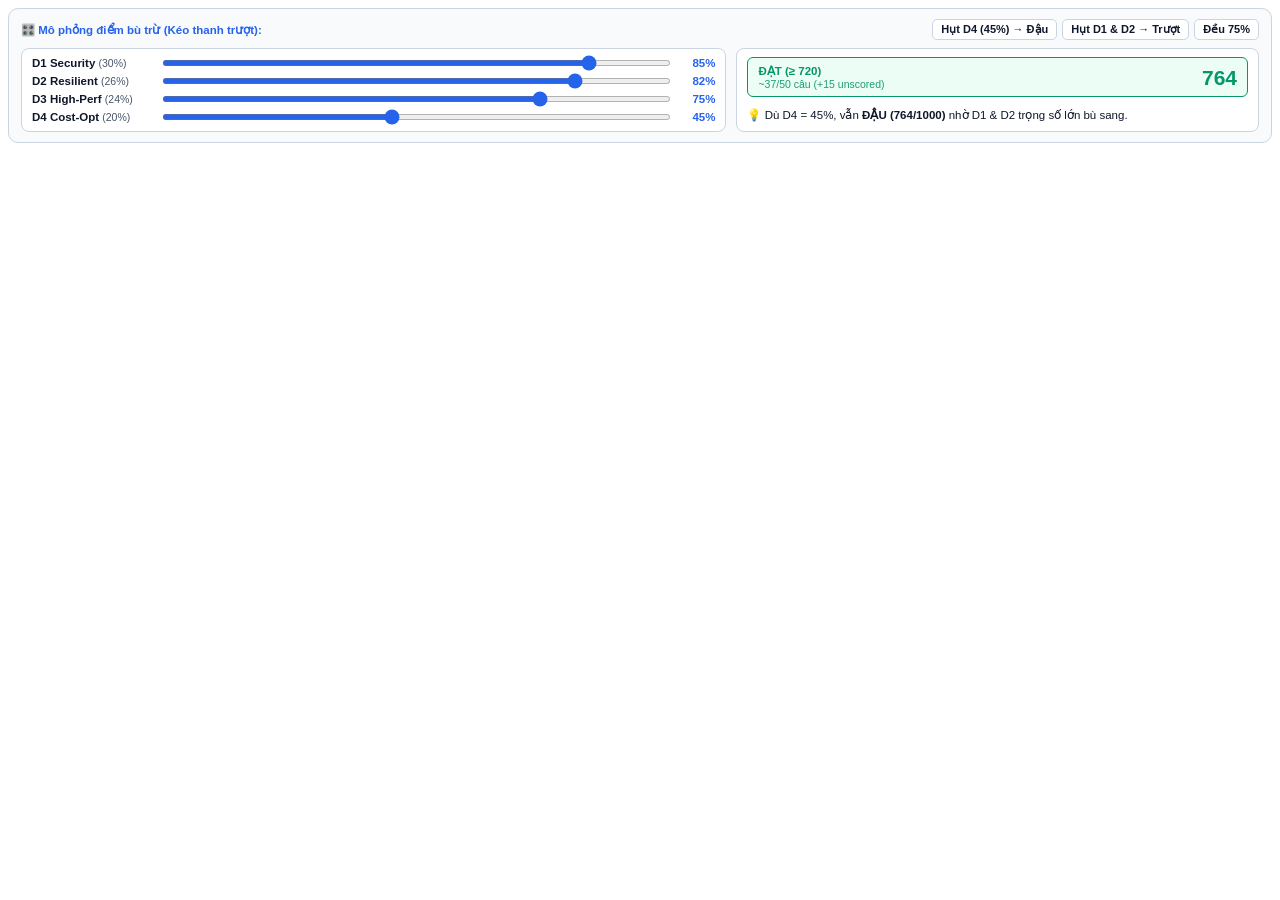
<file: widgets/learning/aws-saa-c03/01-compensatory-scoring.html>
﻿<!DOCTYPE html>
<html lang="vi">
<head>
  <link rel="stylesheet" href="../../../shared/notion-theme.css" />
  <script src="../../../shared/notion-widget.js"></script>
  <meta charset="UTF-8" />
  <meta name="viewport" content="width=device-width, initial-scale=1.0" />
  <title>Mô phỏng Chấm điểm Bù trừ (Compensatory Scoring) SAA-C03</title>
  <style>
    :root {
      --w-bg: #ffffff;
      --w-surface: #f8fafc;
      --w-border: #cbd5e1;
      --w-text: #0f172a;
      --w-muted: #475569;
      --w-accent: #2563eb;
      --w-pass: #059669;
      --w-pass-bg: #ecfdf5;
      --w-fail: #dc2626;
      --w-fail-bg: #fef2f2;
    }
    @media (prefers-color-scheme: dark) {
      :root {
        --w-bg: #191919;
        --w-surface: #222222;
        --w-border: #383838;
        --w-text: #f1f5f9;
        --w-muted: #94a3b8;
        --w-accent: #60a5fa;
        --w-pass: #34d399;
        --w-pass-bg: rgba(16, 185, 129, 0.16);
        --w-fail: #f87171;
        --w-fail-bg: rgba(239, 68, 68, 0.16);
      }
    }
    * { box-sizing: border-box; margin: 0; padding: 0; }
    html, body {
      font-family: -apple-system, BlinkMacSystemFont, "Segoe UI", Roboto, sans-serif;
      background: var(--w-bg);
      color: var(--w-text);
      padding: 4px;
    }
    .sim-card {
      border: 1px solid var(--w-border);
      border-radius: 10px;
      background: var(--w-surface);
      padding: 10px 12px;
    }
    .top-bar {
      display: flex;
      justify-content: space-between;
      align-items: center;
      flex-wrap: wrap;
      gap: 6px;
      margin-bottom: 8px;
    }
    .eyebrow {
      font-size: 11.5px;
      font-weight: 700;
      color: var(--w-accent);
    }
    .presets {
      display: flex;
      flex-wrap: wrap;
      gap: 5px;
    }
    .preset-btn {
      font-size: 11px;
      padding: 3px 8px;
      border-radius: 5px;
      border: 1px solid var(--w-border);
      background: var(--w-bg);
      color: var(--w-text);
      cursor: pointer;
      font-weight: 600;
      transition: all 0.15s ease;
    }
    .preset-btn:hover {
      border-color: var(--w-accent);
      color: var(--w-accent);
    }
    .grid {
      display: grid;
      grid-template-columns: 1.35fr 1fr;
      gap: 10px;
      align-items: stretch;
    }
    @media (max-width: 500px) {
      .grid { grid-template-columns: 1fr; }
    }
    .sliders-box {
      background: var(--w-bg);
      border: 1px solid var(--w-border);
      border-radius: 8px;
      padding: 8px 10px;
      display: flex;
      flex-direction: column;
      justify-content: space-between;
      gap: 6px;
    }
    .domain-row {
      display: grid;
      grid-template-columns: 122px 1fr 36px;
      align-items: center;
      gap: 8px;
      font-size: 11.5px;
    }
    .domain-name {
      font-weight: 600;
      white-space: nowrap;
    }
    .domain-weight {
      color: var(--w-muted);
      font-weight: 500;
      font-size: 10.5px;
    }
    .domain-val {
      text-align: right;
      font-weight: 700;
      color: var(--w-accent);
      font-variant-numeric: tabular-nums;
    }
    input[type="range"] {
      width: 100%;
      height: 6px;
      accent-color: var(--w-accent);
      cursor: pointer;
    }
    .result-box {
      background: var(--w-bg);
      border: 1px solid var(--w-border);
      border-radius: 8px;
      padding: 8px 10px;
      display: flex;
      flex-direction: column;
      justify-content: space-between;
    }
    .score-banner {
      padding: 6px 10px;
      border-radius: 6px;
      display: flex;
      justify-content: space-between;
      align-items: center;
    }
    .score-banner.pass {
      background: var(--w-pass-bg);
      border: 1px solid var(--w-pass);
      color: var(--w-pass);
    }
    .score-banner.fail {
      background: var(--w-fail-bg);
      border: 1px solid var(--w-fail);
      color: var(--w-fail);
    }
    .score-num {
      font-size: 21px;
      font-weight: 800;
      line-height: 1;
    }
    .score-status {
      font-size: 11.5px;
      font-weight: 700;
    }
    .insight {
      font-size: 11.5px;
      color: var(--w-text);
      line-height: 1.4;
      margin-top: 6px;
    }
  </style>
</head>
<body>
  <div class="sim-card">
    <div class="top-bar">
      <span class="eyebrow">🎛️ Mô phỏng điểm bù trừ (Kéo thanh trượt):</span>
      <div class="presets">
        <button class="preset-btn" type="button" onclick="applyPreset(85, 82, 75, 45)">Hụt D4 (45%) → Đậu</button>
        <button class="preset-btn" type="button" onclick="applyPreset(50, 58, 85, 90)">Hụt D1 & D2 → Trượt</button>
        <button class="preset-btn" type="button" onclick="applyPreset(75, 75, 75, 75)">Đều 75%</button>
      </div>
    </div>

    <div class="grid">
      <div class="sliders-box">
        <div class="domain-row">
          <span class="domain-name">D1 Security <span class="domain-weight">(30%)</span></span>
          <input type="range" id="d1" min="0" max="100" value="85" oninput="updateScore()" />
          <span class="domain-val" id="val1">85%</span>
        </div>
        <div class="domain-row">
          <span class="domain-name">D2 Resilient <span class="domain-weight">(26%)</span></span>
          <input type="range" id="d2" min="0" max="100" value="82" oninput="updateScore()" />
          <span class="domain-val" id="val2">82%</span>
        </div>
        <div class="domain-row">
          <span class="domain-name">D3 High-Perf <span class="domain-weight">(24%)</span></span>
          <input type="range" id="d3" min="0" max="100" value="75" oninput="updateScore()" />
          <span class="domain-val" id="val3">75%</span>
        </div>
        <div class="domain-row">
          <span class="domain-name">D4 Cost-Opt <span class="domain-weight">(20%)</span></span>
          <input type="range" id="d4" min="0" max="100" value="45" oninput="updateScore()" />
          <span class="domain-val" id="val4">45%</span>
        </div>
      </div>

      <div class="result-box">
        <div class="score-banner pass" id="banner">
          <div>
            <div class="score-status" id="statusText">ĐẠT (≥ 720)</div>
            <div style="font-size:10.5px; opacity:0.9;" id="correctCount">~37/50 câu (+15 unscored)</div>
          </div>
          <div class="score-num" id="scaledScore">764</div>
        </div>
        <div class="insight" id="insightText"></div>
      </div>
    </div>
  </div>

  <script>
    function applyPreset(v1, v2, v3, v4) {
      document.getElementById("d1").value = v1;
      document.getElementById("d2").value = v2;
      document.getElementById("d3").value = v3;
      document.getElementById("d4").value = v4;
      updateScore();
    }

    function updateScore() {
      const p1 = Number(document.getElementById("d1").value);
      const p2 = Number(document.getElementById("d2").value);
      const p3 = Number(document.getElementById("d3").value);
      const p4 = Number(document.getElementById("d4").value);

      document.getElementById("val1").textContent = p1 + "%";
      document.getElementById("val2").textContent = p2 + "%";
      document.getElementById("val3").textContent = p3 + "%";
      document.getElementById("val4").textContent = p4 + "%";

      const weightedPct = (p1 * 0.30) + (p2 * 0.26) + (p3 * 0.24) + (p4 * 0.20);
      const scaled = Math.round(100 + (weightedPct / 100) * 900);
      const approxCorrect = Math.round((weightedPct / 100) * 50);
      const passed = scaled >= 720;

      const banner = document.getElementById("banner");
      banner.className = "score-banner " + (passed ? "pass" : "fail");
      document.getElementById("scaledScore").textContent = scaled;
      document.getElementById("statusText").textContent = passed ? "ĐẠT (≥ 720)" : "CHƯA ĐẠT (< 720)";
      document.getElementById("correctCount").textContent = `~${approxCorrect}/50 câu (+15 unscored)`;

      const insight = document.getElementById("insightText");
      if (passed && (p1 < 65 || p2 < 65 || p3 < 65 || p4 < 65)) {
        insight.innerHTML = `💡 Dù D4 = ${p4}%, vẫn <b>ĐẬU (${scaled}/1000)</b> nhờ D1 & D2 trọng số lớn bù sang.`;
      } else if (!passed && (p3 >= 80 || p4 >= 80)) {
        insight.innerHTML = `⚠️ Dù D3/D4 cao nhưng hụt <b>D1 (30%) & D2 (26%)</b> khiến điểm tụt còn <b>${scaled}/1000</b>.`;
      } else {
        insight.innerHTML = `🎯 D1 + D2 đóng góp <b>${(p1*0.3 + p2*0.26).toFixed(1)}%</b> / tổng <b>${weightedPct.toFixed(1)}%</b> toàn bài (Mốc đậu: 720).`;
      }
    }

    updateScore();
  </script>
</body>
</html>
</file>
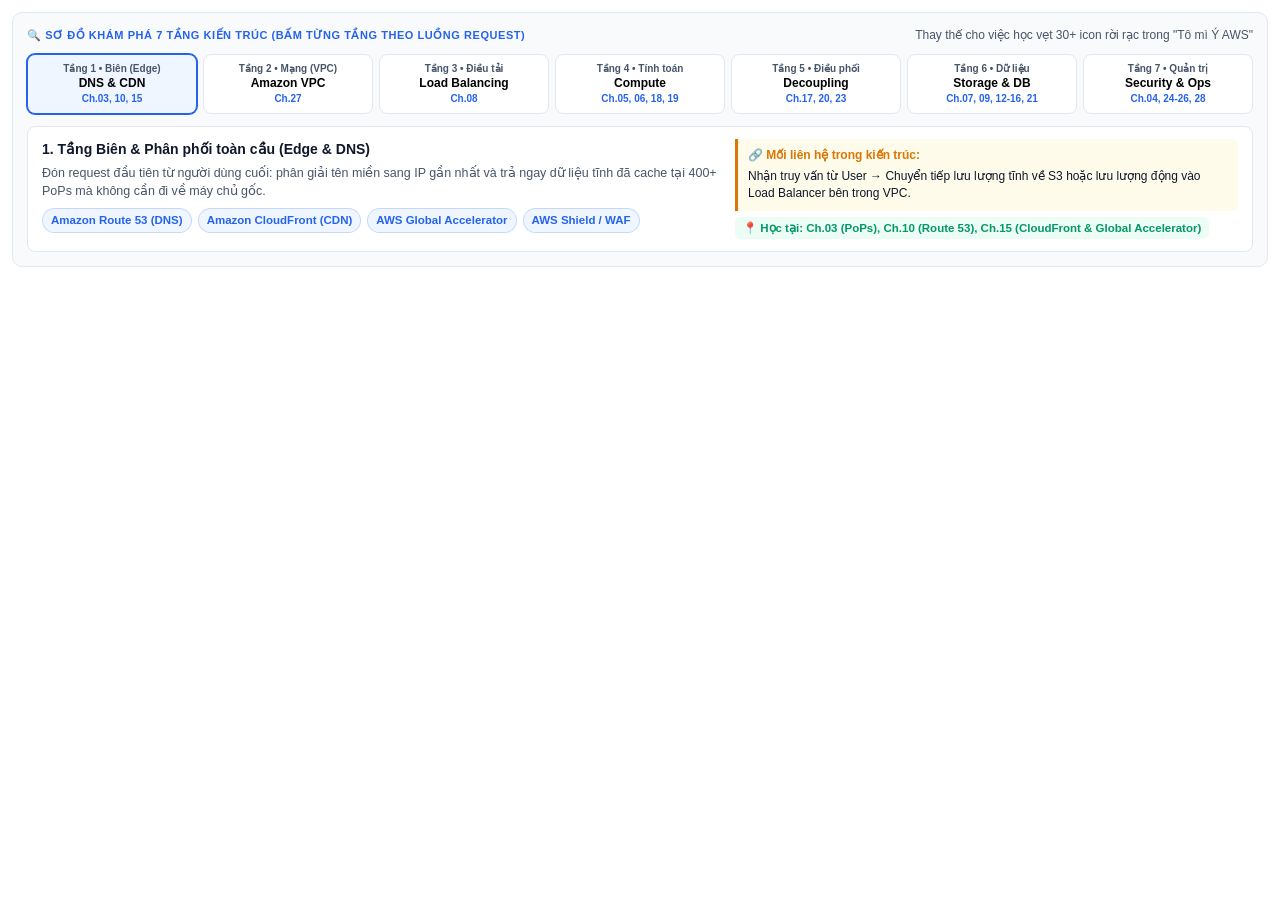
<file: widgets/learning/aws-saa-c03/01-spaghetti-untangler.html>
﻿<!DOCTYPE html>
<html lang="vi">
<head>
  <meta charset="UTF-8" />
  <meta name="viewport" content="width=device-width, initial-scale=1.0" />
  <title>Mô hình Khám phá: Gỡ rối "Tô mì Ý AWS" theo 7 Tầng Kiến trúc</title>
  <link rel="stylesheet" href="../../../shared/notion-theme.css" />
  <style>
    :root {
      --bg: #ffffff;
      --surface: #f8fafc;
      --border: #e2e8f0;
      --text: #0f172a;
      --muted: #475569;
      --accent: #2563eb;
      --accent-soft: #eff6ff;
      --amber: #d97706;
      --amber-soft: #fffbeb;
      --emerald: #059669;
      --emerald-soft: #ecfdf5;
    }
    @media (prefers-color-scheme: dark) {
      :root {
        --bg: #191919;
        --surface: #202020;
        --border: #2f2f2f;
        --text: #f1f5f9;
        --muted: #94a3b8;
        --accent: #60a5fa;
        --accent-soft: rgba(59, 130, 246, 0.14);
        --amber: #fbbf24;
        --amber-soft: rgba(245, 158, 11, 0.14);
        --emerald: #34d399;
        --emerald-soft: rgba(16, 185, 129, 0.14);
      }
    }
    * { box-sizing: border-box; margin: 0; padding: 0; }
    body {
      font-family: -apple-system, BlinkMacSystemFont, "Segoe UI", Roboto, sans-serif;
      background: var(--bg);
      color: var(--text);
      padding: 12px;
      line-height: 1.45;
    }
    .explorable-card {
      border: 1px solid var(--border);
      border-radius: 10px;
      background: var(--surface);
      padding: 14px;
    }
    .header-row {
      display: flex;
      justify-content: space-between;
      align-items: center;
      flex-wrap: wrap;
      gap: 8px;
      margin-bottom: 10px;
    }
    .eyebrow {
      font-size: 11px;
      font-weight: 700;
      text-transform: uppercase;
      letter-spacing: 0.05em;
      color: var(--accent);
    }
    .prompt-hint {
      font-size: 12px;
      color: var(--muted);
    }
    .flow-bar {
      display: grid;
      grid-template-columns: repeat(7, minmax(0, 1fr));
      gap: 6px;
      margin-bottom: 12px;
    }
    @media (max-width: 680px) {
      .flow-bar {
        grid-template-columns: repeat(2, minmax(0, 1fr));
      }
    }
    .layer-node {
      border: 1px solid var(--border);
      background: var(--bg);
      border-radius: 8px;
      padding: 8px 6px;
      text-align: center;
      cursor: pointer;
      transition: all 0.15s ease;
      position: relative;
    }
    .layer-node:hover {
      border-color: var(--accent);
      transform: translateY(-1px);
    }
    .layer-node.active {
      border-color: var(--accent);
      background: var(--accent-soft);
      box-shadow: 0 0 0 1px var(--accent);
    }
    .layer-step {
      font-size: 10px;
      font-weight: 700;
      color: var(--muted);
      display: block;
    }
    .layer-name {
      font-size: 12px;
      font-weight: 700;
      margin-top: 2px;
      display: block;
    }
    .layer-ch {
      font-size: 10px;
      color: var(--accent);
      margin-top: 3px;
      display: inline-block;
      font-weight: 600;
    }
    .inspector {
      background: var(--bg);
      border: 1px solid var(--border);
      border-radius: 8px;
      padding: 12px 14px;
      display: grid;
      grid-template-columns: 1.35fr 1fr;
      gap: 14px;
      align-items: start;
    }
    @media (max-width: 640px) {
      .inspector { grid-template-columns: 1fr; }
    }
    .ins-title {
      font-size: 14px;
      font-weight: 700;
      margin-bottom: 4px;
      display: flex;
      align-items: center;
      gap: 6px;
    }
    .ins-problem {
      font-size: 12.5px;
      color: var(--muted);
      margin-bottom: 8px;
    }
    .service-pills {
      display: flex;
      flex-wrap: wrap;
      gap: 6px;
      margin-top: 6px;
    }
    .pill {
      font-size: 11.5px;
      font-weight: 600;
      padding: 3px 8px;
      border-radius: 999px;
      background: var(--accent-soft);
      color: var(--accent);
      border: 1px solid rgba(37, 99, 235, 0.2);
    }
    .meta-box {
      border-left: 3px solid var(--amber);
      background: var(--amber-soft);
      padding: 8px 10px;
      border-radius: 0 6px 6px 0;
      font-size: 12px;
    }
    .meta-box strong {
      display: block;
      margin-bottom: 3px;
      color: var(--amber);
    }
    .chapter-badge {
      display: inline-block;
      margin-top: 6px;
      font-size: 11.5px;
      font-weight: 600;
      color: var(--emerald);
      background: var(--emerald-soft);
      padding: 3px 8px;
      border-radius: 6px;
    }
  </style>
</head>
<body>
  <div class="explorable-card">
    <div class="header-row">
      <span class="eyebrow">🔍 Sơ đồ khám phá 7 tầng kiến trúc (Bấm từng tầng theo luồng Request)</span>
      <span class="prompt-hint">Thay thế cho việc học vẹt 30+ icon rời rạc trong "Tô mì Ý AWS"</span>
    </div>

    <div class="flow-bar" id="flowBar"></div>

    <div class="inspector" id="inspector"></div>
  </div>

  <script>
    const LAYERS = [
      {
        step: "Tầng 1 • Biên (Edge)",
        short: "DNS & CDN",
        chapters: "Ch.03, 10, 15",
        title: "1. Tầng Biên & Phân phối toàn cầu (Edge & DNS)",
        problem: "Đón request đầu tiên từ người dùng cuối: phân giải tên miền sang IP gần nhất và trả ngay dữ liệu tĩnh đã cache tại 400+ PoPs mà không cần đi về máy chủ gốc.",
        services: ["Amazon Route 53 (DNS)", "Amazon CloudFront (CDN)", "AWS Global Accelerator", "AWS Shield / WAF"],
        interaction: "Nhận truy vấn từ User → Chuyển tiếp lưu lượng tĩnh về S3 hoặc lưu lượng động vào Load Balancer bên trong VPC.",
        chapterMap: "Học tại: Ch.03 (PoPs), Ch.10 (Route 53), Ch.15 (CloudFront & Global Accelerator)"
      },
      {
        step: "Tầng 2 • Mạng (VPC)",
        short: "Amazon VPC",
        chapters: "Ch.27",
        title: "2. Tầng Mạng riêng ảo & Cô lập biên giới (Networking)",
        problem: "Tạo trung tâm dữ liệu ảo cô lập trên đám mây: chia Public Subnet (đón kết nối ngoài) và Private Subnet (giấu máy chủ ứng dụng & DB khỏi Internet).",
        services: ["Amazon VPC", "Public / Private Subnets", "Internet Gateway & NAT Gateway", "Security Groups & NACLs", "VPC Endpoints / PrivateLink"],
        interaction: "Bao bọc toàn bộ Tầng 3, 4, 5 bên trong biên giới kiểm soát lưu lượng chặt chẽ.",
        chapterMap: "Học chuyên sâu tại: Ch.27 (VPC Networking) & Ch.05 (Security Groups)"
      },
      {
        step: "Tầng 3 • Điều tải",
        short: "Load Balancing",
        chapters: "Ch.08",
        title: "3. Tầng Cân bằng tải & Tự động co giãn (ELB & ASG)",
        problem: "Không để bất kỳ máy chủ đơn lẻ nào trở thành điểm chết (Single Point of Failure): chia đều lưu lượng sang nhiều AZ và tự động thêm/bớt máy chủ theo tải.",
        services: ["Application Load Balancer (ALB)", "Network Load Balancer (NLB)", "Gateway Load Balancer (GWLB)", "Auto Scaling Group (ASG)"],
        interaction: "Nhận request từ Route 53 / CloudFront → Kiểm tra Health Check → Phân phối xuống dàn Compute khỏe mạnh.",
        chapterMap: "Học tại: Ch.08 (High Availability & Scalability: ELB & ASG)"
      },
      {
        step: "Tầng 4 • Tính toán",
        short: "Compute",
        chapters: "Ch.05, 06, 18, 19",
        title: "4. Tầng Xử lý Logic Ứng dụng (Compute: VM, Containers, Serverless)",
        problem: "Thực thi code nghiệp vụ: từ máy ảo tự quản lý (EC2), cụm Container (ECS/EKS) cho tới hàm Serverless chạy theo sự kiện (Lambda).",
        services: ["Amazon EC2 (IaaS)", "AWS Elastic Beanstalk (PaaS)", "Amazon ECS / EKS / Fargate", "AWS Lambda (Serverless)", "AWS Batch"],
        interaction: "Xử lý request từ Load Balancer/API Gateway → Đọc/ghi dữ liệu xuống Tầng Lưu trữ & Database hoặc đẩy tác vụ vào Hàng đợi.",
        chapterMap: "Học tại: Ch.05–06 (EC2), Ch.18 (Containers), Ch.19 (Serverless Lambda)"
      },
      {
        step: "Tầng 5 • Điều phối",
        short: "Decoupling",
        chapters: "Ch.17, 20, 23",
        title: "5. Tầng Tách rời & Xử lý Bất đồng bộ (Decoupling & Messaging)",
        problem: "Ngăn hiệu ứng domino: khi lượng đơn hàng tăng đột biến gấp 100 lần, hàng đợi giữ lại các gói tin để tầng Compute xử lý dần mà không làm sập Database.",
        services: ["Amazon SQS (Queue)", "Amazon SNS (Pub/Sub)", "Amazon Kinesis (Real-time Stream)", "Amazon EventBridge", "AWS Step Functions"],
        interaction: "Đứng giữa các cụm Microservices/Compute để truyền thông điệp bất đồng bộ, giảm phụ thuộc trực tiếp.",
        chapterMap: "Học tại: Ch.17 (SQS, SNS, Kinesis), Ch.20 (API Gateway), Ch.23 (Data & Analytics)"
      },
      {
        step: "Tầng 6 • Dữ liệu",
        short: "Storage & DB",
        chapters: "Ch.07, 09, 12-16, 21",
        title: "6. Tầng Lưu trữ & Cơ sở dữ liệu (Storage, Databases & Caching)",
        problem: "Lưu trữ bền vững theo đúng cấu trúc truy vấn: ổ cứng gắn máy ảo, kho Object vô hạn, SQL có giao dịch ACID, NoSQL độ trễ mili-giây và bộ nhớ đệm RAM.",
        services: ["EBS & EFS / FSx (Block/File)", "Amazon S3 & Glacier (Object)", "Amazon RDS & Aurora (SQL)", "Amazon DynamoDB (NoSQL)", "Amazon ElastiCache (Redis/Memcached)"],
        interaction: "Cung cấp dữ liệu bền vững (Multi-AZ / Read Replicas) cho Tầng Tính toán.",
        chapterMap: "Học tại: Ch.07 (EBS/EFS), Ch.09 (RDS/Aurora/ElastiCache), Ch.12–14 (S3), Ch.21 (DynamoDB)"
      },
      {
        step: "Tầng 7 • Quản trị",
        short: "Security & Ops",
        chapters: "Ch.04, 24-26, 28",
        title: "7. Tầng Bảo mật, Giám sát & Phục hồi thảm họa (Cross-Cutting)",
        problem: "Ai được phép gọi API nào? Khóa mã hóa nằm ở đâu? Hệ thống có bất thường không? Khi cả Region gặp sự cố thì khôi phục bằng kịch bản nào?",
        services: ["AWS IAM & Organizations", "AWS KMS & Secrets Manager", "Amazon CloudWatch & CloudTrail", "AWS Config & CloudFormation", "AWS Backup & Disaster Recovery"],
        interaction: "Bao phủ và kiểm soát quyền hạn, khóa mã hóa, log kiểm toán cho toàn bộ 6 tầng trên.",
        chapterMap: "Học tại: Ch.04 (IAM), Ch.24 (Monitoring), Ch.25–26 (Security/KMS), Ch.28 (DR & Migration)"
      }
    ];

    let activeIdx = 0;
    const flowBar = document.getElementById("flowBar");
    const inspector = document.getElementById("inspector");

    function render() {
      flowBar.innerHTML = LAYERS.map((l, idx) => `
        <button class="layer-node ${idx === activeIdx ? "active" : ""}" onclick="selectLayer(${idx})" type="button">
          <span class="layer-step">${l.step}</span>
          <span class="layer-name">${l.short}</span>
          <span class="layer-ch">${l.chapters}</span>
        </button>
      `).join("");

      const cur = LAYERS[activeIdx];
      inspector.innerHTML = `
        <div>
          <div class="ins-title">${cur.title}</div>
          <p class="ins-problem">${cur.problem}</p>
          <div class="service-pills">
            ${cur.services.map(s => `<span class="pill">${s}</span>`).join("")}
          </div>
        </div>
        <div>
          <div class="meta-box">
            <strong>🔗 Mối liên hệ trong kiến trúc:</strong>
            ${cur.interaction}
          </div>
          <div class="chapter-badge">📍 ${cur.chapterMap}</div>
        </div>
      `;
    }

    window.selectLayer = function(idx) {
      activeIdx = idx;
      render();
    };

    render();
  </script>
</body>
</html>
</file>
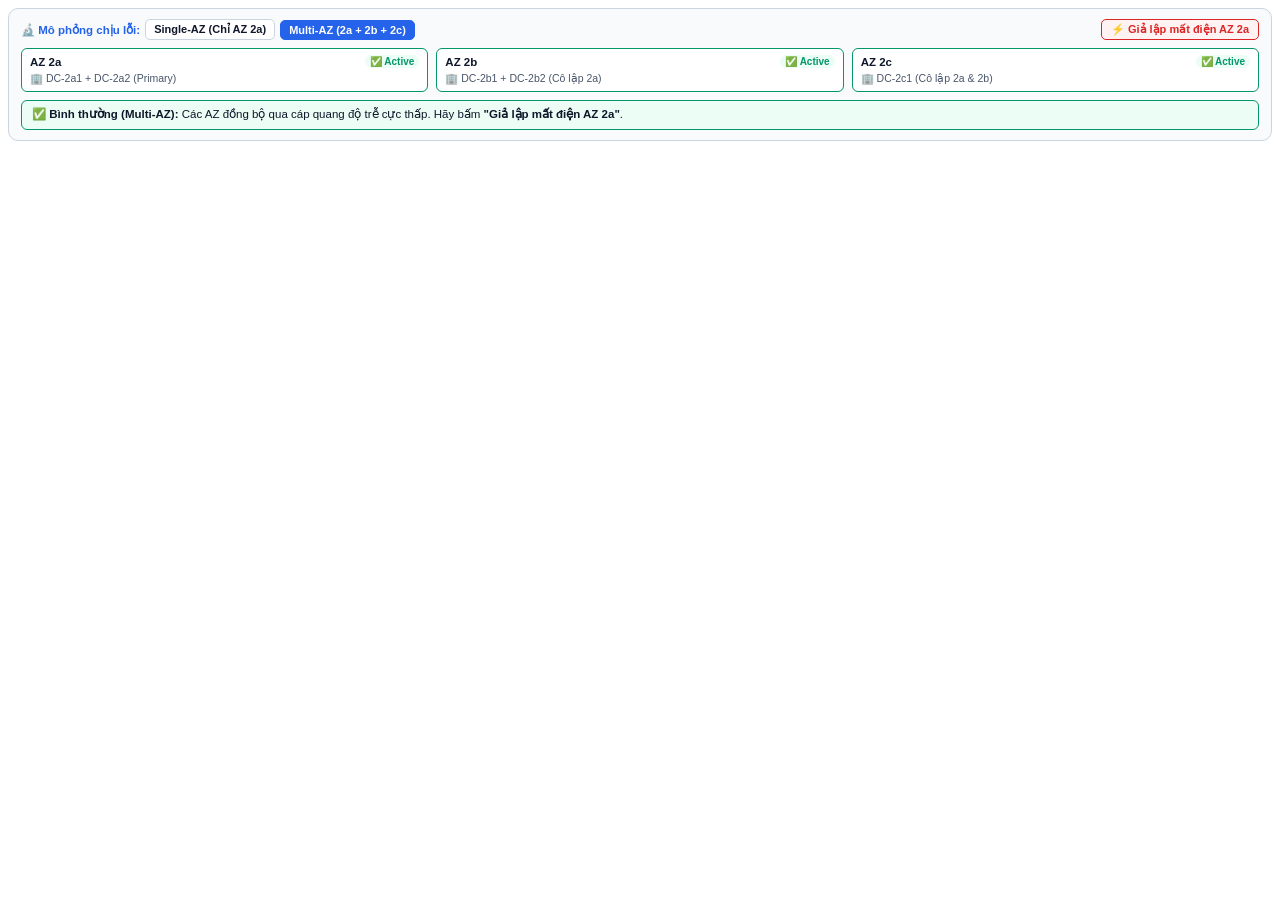
<file: widgets/learning/aws-saa-c03/03-az-disaster-isolation.html>
﻿<!DOCTYPE html>
<html lang="vi">
<head>
  <link rel="stylesheet" href="../../../shared/notion-theme.css" />
  <script src="../../../shared/notion-widget.js"></script>
  <meta charset="UTF-8" />
  <meta name="viewport" content="width=device-width, initial-scale=1.0" />
  <title>Mô phỏng Cô lập Thảm họa giữa các Availability Zones (Single-AZ vs. Multi-AZ)</title>
  <style>
    :root {
      --w-bg: #ffffff;
      --w-surface: #f8fafc;
      --w-border: #cbd5e1;
      --w-text: #0f172a;
      --w-muted: #475569;
      --w-accent: #2563eb;
      --w-ok: #059669;
      --w-ok-soft: #ecfdf5;
      --w-err: #dc2626;
      --w-err-soft: #fef2f2;
    }
    @media (prefers-color-scheme: dark) {
      :root {
        --w-bg: #191919;
        --w-surface: #222222;
        --w-border: #383838;
        --w-text: #f1f5f9;
        --w-muted: #94a3b8;
        --w-accent: #60a5fa;
        --w-ok: #34d399;
        --w-ok-soft: rgba(16, 185, 129, 0.16);
        --w-err: #f87171;
        --w-err-soft: rgba(239, 68, 68, 0.16);
      }
    }
    * { box-sizing: border-box; margin: 0; padding: 0; }
    html, body {
      font-family: -apple-system, BlinkMacSystemFont, "Segoe UI", Roboto, sans-serif;
      background: var(--w-bg);
      color: var(--w-text);
      padding: 4px;
    }
    .card {
      border: 1px solid var(--w-border);
      border-radius: 10px;
      background: var(--w-surface);
      padding: 10px 12px;
    }
    .controls {
      display: flex;
      justify-content: space-between;
      align-items: center;
      flex-wrap: wrap;
      gap: 6px;
      margin-bottom: 8px;
    }
    .mode-group {
      display: flex;
      align-items: center;
      flex-wrap: wrap;
      gap: 5px;
    }
    .label {
      font-size: 11.5px;
      font-weight: 700;
      color: var(--w-accent);
    }
    .btn {
      font-size: 11px;
      font-weight: 600;
      padding: 3px 8px;
      border-radius: 5px;
      border: 1px solid var(--w-border);
      background: var(--w-bg);
      color: var(--w-text);
      cursor: pointer;
    }
    .btn.active {
      background: var(--w-accent);
      color: #fff;
      border-color: var(--w-accent);
    }
    .btn-disaster {
      font-size: 11px;
      font-weight: 700;
      padding: 3px 9px;
      border-radius: 5px;
      border: 1px solid var(--w-err);
      background: var(--w-err-soft);
      color: var(--w-err);
      cursor: pointer;
    }
    .az-grid {
      display: grid;
      grid-template-columns: repeat(3, 1fr);
      gap: 8px;
      margin-bottom: 8px;
    }
    .az-box {
      background: var(--w-bg);
      border: 1px solid var(--w-border);
      border-radius: 6px;
      padding: 6px 8px;
    }
    .az-box.down {
      border-color: var(--w-err);
      background: var(--w-err-soft);
    }
    .az-box.healthy-active {
      border-color: var(--w-ok);
    }
    .az-head {
      display: flex;
      justify-content: space-between;
      align-items: center;
      font-size: 11.5px;
      font-weight: 700;
      margin-bottom: 4px;
    }
    .badge {
      font-size: 10px;
      padding: 1px 5px;
      border-radius: 999px;
      font-weight: 700;
    }
    .badge.ok { background: var(--w-ok-soft); color: var(--w-ok); }
    .badge.err { background: var(--w-err-soft); color: var(--w-err); }
    .badge.idle { background: var(--w-surface); color: var(--w-muted); border: 1px solid var(--w-border); }
    .dc-line {
      font-size: 10.5px;
      color: var(--w-muted);
      white-space: nowrap;
      overflow: hidden;
      text-overflow: ellipsis;
    }
    .outcome {
      padding: 6px 10px;
      border-radius: 6px;
      font-size: 11.5px;
      line-height: 1.35;
    }
    .outcome.ok {
      background: var(--w-ok-soft);
      border: 1px solid var(--w-ok);
    }
    .outcome.err {
      background: var(--w-err-soft);
      border: 1px solid var(--w-err);
    }
  </style>
</head>
<body>
  <div class="card">
    <div class="controls">
      <div class="mode-group">
        <span class="label">🔬 Mô phỏng chịu lỗi:</span>
        <button class="btn" id="btnSingle" type="button" onclick="setMode('single')">Single-AZ (Chỉ AZ 2a)</button>
        <button class="btn active" id="btnMulti" type="button" onclick="setMode('multi')">Multi-AZ (2a + 2b + 2c)</button>
      </div>
      <button class="btn-disaster" id="btnDisaster" type="button" onclick="toggleOutage()">⚡ Giả lập mất điện AZ 2a</button>
    </div>

    <div class="az-grid" id="azGrid"></div>
    <div class="outcome ok" id="outcomeBox"></div>
  </div>

  <script>
    let mode = "multi";
    let outage = false;

    function setMode(m) {
      mode = m;
      document.getElementById("btnSingle").className = "btn" + (m === "single" ? " active" : "");
      document.getElementById("btnMulti").className = "btn" + (m === "multi" ? " active" : "");
      render();
    }

    function toggleOutage() {
      outage = !outage;
      document.getElementById("btnDisaster").textContent = outage
        ? "🔄 Khôi phục AZ 2a (Reset)"
        : "⚡ Giả lập mất điện AZ 2a";
      render();
    }

    function render() {
      const azs = [
        { name: "AZ 2a", dcs: "🏢 DC-2a1 + DC-2a2 (Primary)", active: true, failed: outage },
        { name: "AZ 2b", dcs: "🏢 DC-2b1 + DC-2b2 (Cô lập 2a)", active: mode === "multi", failed: false },
        { name: "AZ 2c", dcs: "🏢 DC-2c1 (Cô lập 2a & 2b)", active: mode === "multi", failed: false }
      ];

      document.getElementById("azGrid").innerHTML = azs.map(az => {
        const boxClass = az.failed ? "az-box down" : (az.active ? "az-box healthy-active" : "az-box");
        let badge = `<span class="badge idle">Trống</span>`;
        if (az.failed) badge = `<span class="badge err">❌ Sập AZ</span>`;
        else if (az.active) badge = `<span class="badge ok">✅ Active</span>`;

        return `
          <div class="${boxClass}">
            <div class="az-head"><span>${az.name}</span>${badge}</div>
            <div class="dc-line">${az.dcs}</div>
          </div>
        `;
      }).join("");

      const out = document.getElementById("outcomeBox");
      if (!outage) {
        out.className = "outcome ok";
        out.innerHTML = mode === "multi"
          ? `✅ <b>Bình thường (Multi-AZ):</b> Các AZ đồng bộ qua cáp quang độ trễ cực thấp. Hãy bấm <b>"Giả lập mất điện AZ 2a"</b>.`
          : `⚠️ <b>Bình thường (Single-AZ):</b> Cả 2 DC trong AZ 2a nằm chung vùng rủi ro thiên tai. Hãy bấm <b>"Giả lập mất điện AZ 2a"</b>.`;
      } else if (mode === "single") {
        out.className = "outcome err";
        out.innerHTML = `🚨 <b>SẬP 100% HỆ THỐNG:</b> Dù AZ 2a có 2 tòa DC, khi cả vùng AZ 2a mất điện/ngập lụt thì ứng dụng ngừng hoạt động hoàn toàn!`;
      } else {
        out.className = "outcome ok";
        out.innerHTML = `🛡️ <b>KHÔNG GIÁN ĐOẠN (High Availability):</b> Sự cố bị cô lập tại AZ 2a; lưu lượng tự động chuyển sang <b>AZ 2b & 2c</b>!`;
      }
    }

    render();
  </script>
</body>
</html>
</file>
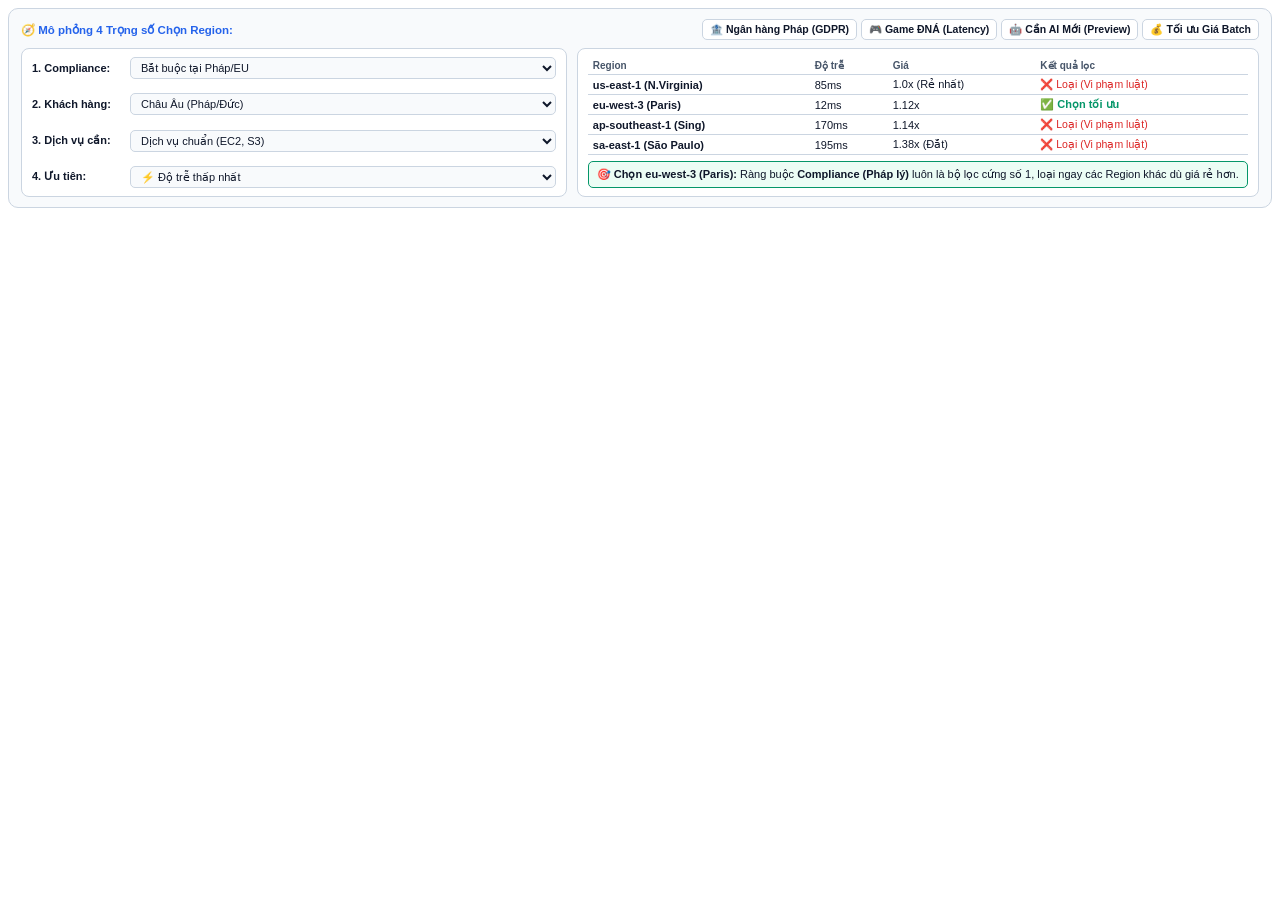
<file: widgets/learning/aws-saa-c03/03-region-decision-simulator.html>
﻿<!DOCTYPE html>
<html lang="vi">
<head>
  <link rel="stylesheet" href="../../../shared/notion-theme.css" />
  <script src="../../../shared/notion-widget.js"></script>
  <meta charset="UTF-8" />
  <meta name="viewport" content="width=device-width, initial-scale=1.0" />
  <title>Mô phỏng Quyết định Chọn AWS Region (4 Trọng số)</title>
  <style>
    :root {
      --w-bg: #ffffff;
      --w-surface: #f8fafc;
      --w-border: #cbd5e1;
      --w-text: #0f172a;
      --w-muted: #475569;
      --w-accent: #2563eb;
      --w-ok: #059669;
      --w-ok-bg: #ecfdf5;
      --w-err: #dc2626;
      --w-err-bg: #fef2f2;
    }
    @media (prefers-color-scheme: dark) {
      :root {
        --w-bg: #191919;
        --w-surface: #222222;
        --w-border: #383838;
        --w-text: #f1f5f9;
        --w-muted: #94a3b8;
        --w-accent: #60a5fa;
        --w-ok: #34d399;
        --w-ok-bg: rgba(16, 185, 129, 0.16);
        --w-err: #f87171;
        --w-err-bg: rgba(239, 68, 68, 0.16);
      }
    }
    * { box-sizing: border-box; margin: 0; padding: 0; }
    html, body {
      font-family: -apple-system, BlinkMacSystemFont, "Segoe UI", Roboto, sans-serif;
      background: var(--w-bg);
      color: var(--w-text);
      padding: 4px;
    }
    .card {
      border: 1px solid var(--w-border);
      border-radius: 10px;
      background: var(--w-surface);
      padding: 10px 12px;
    }
    .top-bar {
      display: flex;
      justify-content: space-between;
      align-items: center;
      flex-wrap: wrap;
      gap: 6px;
      margin-bottom: 8px;
    }
    .title {
      font-size: 11.5px;
      font-weight: 700;
      color: var(--w-accent);
    }
    .presets {
      display: flex;
      flex-wrap: wrap;
      gap: 4px;
    }
    .p-btn {
      font-size: 10.5px;
      font-weight: 600;
      padding: 3px 7px;
      border-radius: 5px;
      border: 1px solid var(--w-border);
      background: var(--w-bg);
      color: var(--w-text);
      cursor: pointer;
    }
    .p-btn:hover, .p-btn.active {
      border-color: var(--w-accent);
      color: var(--w-accent);
    }
    .grid {
      display: grid;
      grid-template-columns: 1fr 1.25fr;
      gap: 10px;
      align-items: stretch;
    }
    @media (max-width: 460px) {
      .grid { grid-template-columns: 1fr; }
    }
    .controls {
      background: var(--w-bg);
      border: 1px solid var(--w-border);
      border-radius: 8px;
      padding: 8px 10px;
      display: flex;
      flex-direction: column;
      justify-content: space-between;
      gap: 6px;
    }
    .c-row {
      display: grid;
      grid-template-columns: 92px 1fr;
      align-items: center;
      gap: 6px;
      font-size: 11px;
    }
    .c-label {
      font-weight: 600;
      white-space: nowrap;
    }
    select {
      width: 100%;
      font-size: 11px;
      padding: 3px 6px;
      border-radius: 5px;
      border: 1px solid var(--w-border);
      background: var(--w-surface);
      color: var(--w-text);
    }
    .results {
      background: var(--w-bg);
      border: 1px solid var(--w-border);
      border-radius: 8px;
      padding: 8px 10px;
      display: flex;
      flex-direction: column;
      justify-content: space-between;
      gap: 6px;
    }
    table {
      width: 100%;
      border-collapse: collapse;
      font-size: 11px;
    }
    th, td {
      padding: 3px 5px;
      text-align: left;
      border-bottom: 1px solid var(--w-border);
    }
    th {
      color: var(--w-muted);
      font-weight: 600;
      font-size: 10px;
    }
    .tag-win {
      color: var(--w-ok);
      font-weight: 700;
    }
    .tag-out {
      color: var(--w-err);
      font-size: 10.5px;
    }
    .verdict {
      font-size: 11px;
      padding: 5px 8px;
      border-radius: 5px;
      background: var(--w-ok-bg);
      border: 1px solid var(--w-ok);
      line-height: 1.35;
    }
  </style>
</head>
<body>
  <div class="card">
    <div class="top-bar">
      <span class="title">🧭 Mô phỏng 4 Trọng số Chọn Region:</span>
      <div class="presets">
        <button class="p-btn" type="button" onclick="setScenario('eu','eu','core','lat')">🏦 Ngân hàng Pháp (GDPR)</button>
        <button class="p-btn" type="button" onclick="setScenario('none','sea','core','lat')">🎮 Game ĐNÁ (Latency)</button>
        <button class="p-btn" type="button" onclick="setScenario('none','sea','new','lat')">🤖 Cần AI Mới (Preview)</button>
        <button class="p-btn" type="button" onclick="setScenario('none','sa','core','cost')">💰 Tối ưu Giá Batch</button>
      </div>
    </div>

    <div class="grid">
      <div class="controls">
        <div class="c-row">
          <span class="c-label">1. Compliance:</span>
          <select id="fComp" onchange="evaluateRegions()">
            <option value="none">Không khóa biên giới</option>
            <option value="eu" selected>Bắt buộc tại Pháp/EU</option>
            <option value="us">Bắt buộc tại Mỹ (US)</option>
          </select>
        </div>
        <div class="c-row">
          <span class="c-label">2. Khách hàng:</span>
          <select id="fProx" onchange="evaluateRegions()">
            <option value="eu" selected>Châu Âu (Pháp/Đức)</option>
            <option value="sea">Đông Nam Á (VN/Sing)</option>
            <option value="us">Bắc Mỹ (US East)</option>
            <option value="sa">Nam Mỹ (Brazil)</option>
          </select>
        </div>
        <div class="c-row">
          <span class="c-label">3. Dịch vụ cần:</span>
          <select id="fSvc" onchange="evaluateRegions()">
            <option value="core" selected>Dịch vụ chuẩn (EC2, S3)</option>
            <option value="new">Tính năng mới (Preview)</option>
          </select>
        </div>
        <div class="c-row">
          <span class="c-label">4. Ưu tiên:</span>
          <select id="fPrio" onchange="evaluateRegions()">
            <option value="lat" selected>⚡ Độ trễ thấp nhất</option>
            <option value="cost">💲 Chi phí rẻ nhất</option>
          </select>
        </div>
      </div>

      <div class="results">
        <table>
          <thead>
            <tr>
              <th>Region</th>
              <th>Độ trễ</th>
              <th>Giá</th>
              <th>Kết quả lọc</th>
            </tr>
          </thead>
          <tbody id="tbody"></tbody>
        </table>
        <div class="verdict" id="verdict"></div>
      </div>
    </div>
  </div>

  <script>
    const REGIONS = [
      { id: "us-east-1 (N.Virginia)", jur: "us", rtt: { us: 18, eu: 85, sea: 210, sa: 120 }, cost: "1.0x (Rẻ nhất)", preview: true },
      { id: "eu-west-3 (Paris)", jur: "eu", rtt: { us: 90, eu: 12, sea: 175, sa: 190 }, cost: "1.12x", preview: false },
      { id: "ap-southeast-1 (Sing)", jur: "apac", rtt: { us: 215, eu: 170, sea: 25, sa: 310 }, cost: "1.14x", preview: false },
      { id: "sa-east-1 (São Paulo)", jur: "sa", rtt: { us: 125, eu: 195, sea: 320, sa: 15 }, cost: "1.38x (Đắt)", preview: false }
    ];

    function setScenario(c, p, s, prio) {
      document.getElementById("fComp").value = c;
      document.getElementById("fProx").value = p;
      document.getElementById("fSvc").value = s;
      document.getElementById("fPrio").value = prio;
      evaluateRegions();
    }

    function evaluateRegions() {
      const comp = document.getElementById("fComp").value;
      const prox = document.getElementById("fProx").value;
      const svc = document.getElementById("fSvc").value;
      const prio = document.getElementById("fPrio").value;

      let best = null;
      let bestScore = Infinity;

      const rows = REGIONS.map(r => {
        const lat = r.rtt[prox];
        let reason = "";
        if (comp !== "none" && r.jur !== comp) {
          reason = "❌ Loại (Vi phạm luật)";
        } else if (svc === "new" && !r.preview) {
          reason = "❌ Loại (Chưa có dịch vụ)";
        } else {
          const score = prio === "lat" ? lat : (parseFloat(r.cost) * 100 + lat * 0.1);
          if (score < bestScore) {
            bestScore = score;
            best = r;
          }
        }
        return { r, lat, reason };
      });

      document.getElementById("tbody").innerHTML = rows.map(item => {
        const isWin = best && item.r.id === best.id;
        const statusHtml = item.reason
          ? `<span class="tag-out">${item.reason}</span>`
          : (isWin ? `<span class="tag-win">✅ Chọn tối ưu</span>` : `<span style="color:var(--w-muted)">Hợp lệ</span>`);
        return `
          <tr>
            <td><b>${item.r.id}</b></td>
            <td>${item.lat}ms</td>
            <td>${item.r.cost}</td>
            <td>${statusHtml}</td>
          </tr>
        `;
      }).join("");

      const v = document.getElementById("verdict");
      if (!best) {
        v.innerHTML = `⚠️ <b>Xung đột ràng buộc:</b> Region thỏa mãn luật nội địa chưa có dịch vụ Preview mới — cần đợi AWS mở dịch vụ hoặc dùng kiến trúc Hybrid.`;
      } else if (comp !== "none") {
        v.innerHTML = `🎯 <b>Chọn ${best.id}:</b> Ràng buộc <b>Compliance (Pháp lý)</b> luôn là bộ lọc cứng số 1, loại ngay các Region khác dù giá rẻ hơn.`;
      } else if (svc === "new") {
        v.innerHTML = `🎯 <b>Chọn ${best.id}:</b> Dịch vụ mới (Preview) chỉ vừa mở tại Region trọng điểm Mỹ; dùng thêm CloudFront để giảm trễ.`;
      } else if (prio === "cost") {
        v.innerHTML = `🎯 <b>Chọn ${best.id}:</b> Khi không vướng Compliance và không cần realtime, chọn Region có đơn giá hạ tầng thấp nhất (1.0x).`;
      } else {
        v.innerHTML = `🎯 <b>Chọn ${best.id}:</b> Gần người dùng cuối nhất (${best.rtt[prox]}ms RTT) và hỗ trợ đầy đủ các dịch vụ cốt lõi.`;
      }
    }

    evaluateRegions();
  </script>
</body>
</html>
</file>
<file: shared/notion-theme.css>
/* 
 * Notion-Compatible Semantic Theme Tokens
 * Works seamlessly in:
 *   1. Notion /embed blocks (Light #FFFFFF & Dark #191919)
 *   2. Standalone Browser / GitHub Pages
 *   3. Antigravity <agent-embed> inline chat widgets
 */
html {
  --background: #f7f6f3;
  --content: #ffffff;
  --card: #ffffff;
  --sidebar: #f1f1ef;
  --border: #e3e2de;
  --foreground: #37352f;
  --muted-foreground: #787774;
  --placeholder: #9b9a97;
  --primary: #2383e2;
  --primary-foreground: #ffffff;
  --secondary: #f1f1ef;
  --secondary-foreground: #37352f;
  --accent: #2563eb;
  --accent-bg: #e8f3fc;
  font-family: ui-sans-serif, -apple-system, BlinkMacSystemFont, "Segoe UI", Helvetica, Arial, sans-serif;
}

@media (prefers-color-scheme: dark) {
  html:not(.light) {
    --background: #191919;
    --content: #202020;
    --card: #202020;
    --sidebar: #191919;
    --border: #2f2f2f;
    --foreground: #ffffffcf;
    --muted-foreground: #9b9a97;
    --placeholder: #6e6e6e;
    --primary: #2383e2;
    --primary-foreground: #ffffff;
    --secondary: #2c2c2c;
    --secondary-foreground: #ffffffcf;
    --accent: #60a5fa;
    --accent-bg: #1d354d;
  }
}

html.dark {
  --background: #191919;
  --content: #202020;
  --card: #202020;
  --sidebar: #191919;
  --border: #2f2f2f;
  --foreground: #ffffffcf;
  --muted-foreground: #9b9a97;
  --placeholder: #6e6e6e;
  --primary: #2383e2;
  --primary-foreground: #ffffff;
  --secondary: #2c2c2c;
  --secondary-foreground: #ffffffcf;
  --accent: #60a5fa;
  --accent-bg: #1d354d;
}
</file>
